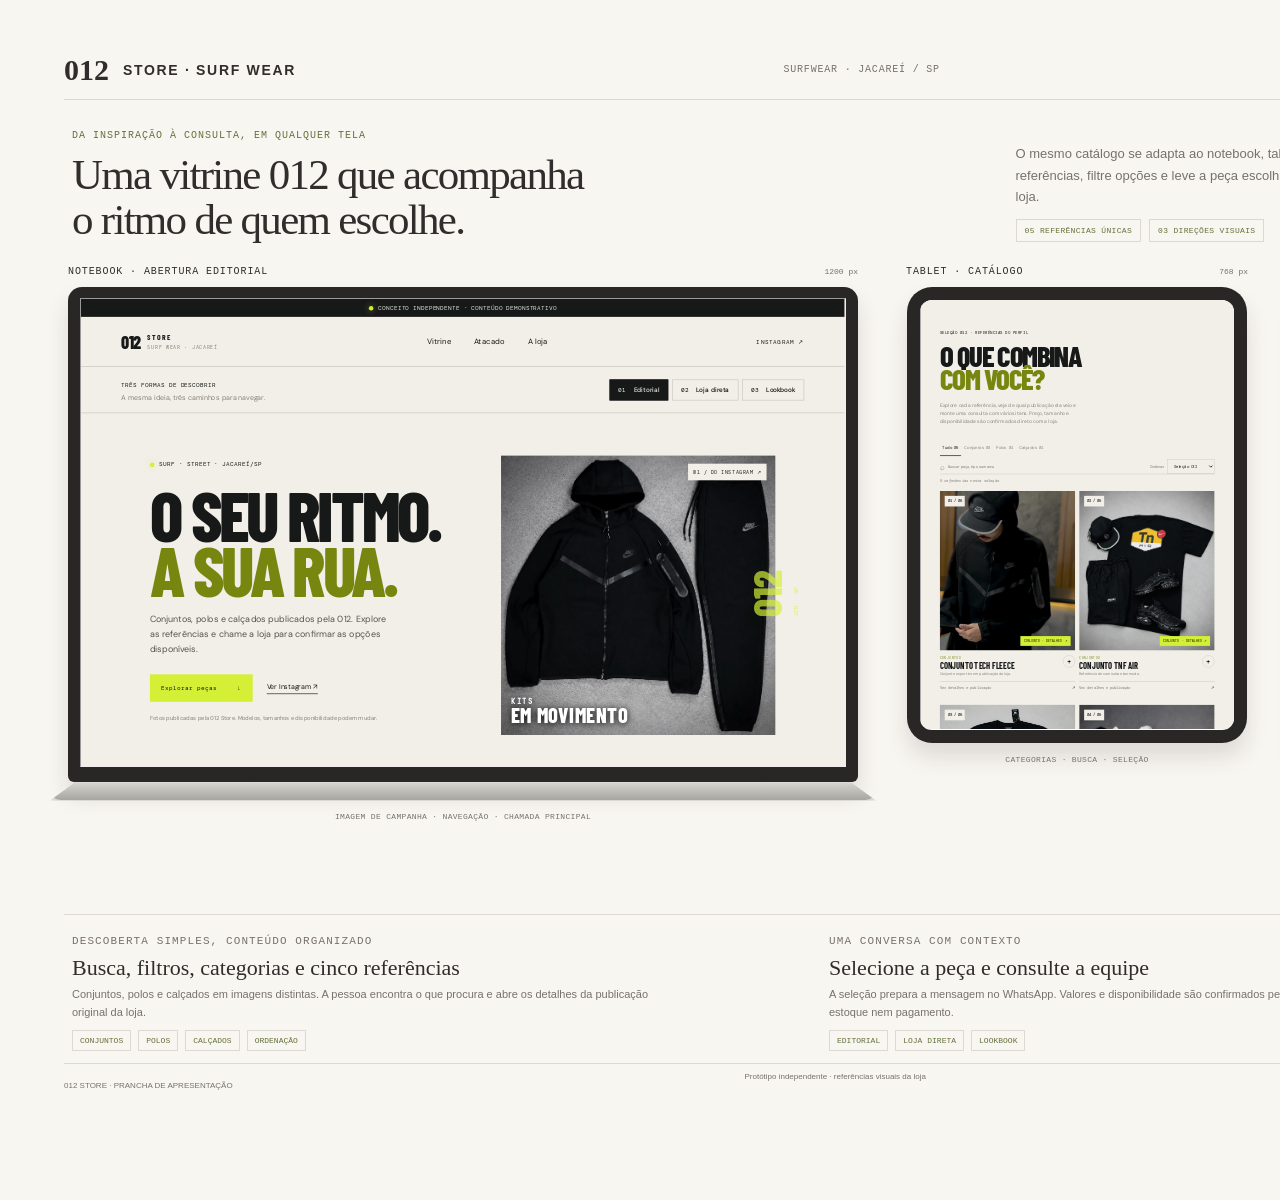
<file: arte/prancha.html>
<!doctype html>
<html lang="pt-BR">
<head>
<meta charset="utf-8">
<meta name="viewport" content="width=device-width,initial-scale=1">
<title>012 Store · prancha responsiva</title>
<style>
:root{--paper:#f8f6f1;--ink:#302d2c;--muted:#77716c;--line:#ddd8d1;--olive:#65703a;--lime:#d3ef36;--serif:Georgia,'Times New Roman',serif;--sans:Arial,sans-serif;--mono:'Courier New',monospace}*{box-sizing:border-box}body{margin:0;background:#e8e5df;color:var(--ink);font-family:var(--sans)}.board{width:1600px;height:1200px;margin:0 auto;padding:40px 64px 26px;background:var(--paper);overflow:hidden}.head{height:60px;display:flex;align-items:center;border-bottom:1px solid var(--line);gap:14px}.mark{font:700 30px var(--serif)}.brand{font-weight:700;font-size:14px;letter-spacing:.12em}.context{margin:auto;color:var(--muted);font:10px var(--mono);letter-spacing:.08em}.concept{font:9px var(--mono);letter-spacing:.11em}.intro{display:grid;grid-template-columns:1fr .58fr;gap:60px;align-items:end;padding:30px 8px 24px}.eyebrow{margin:0;color:var(--olive);font:10px var(--mono);letter-spacing:.1em;text-transform:uppercase}.intro h1{font:400 43px/1.04 var(--serif);letter-spacing:-.04em;margin:12px 0 0}.intro-copy{max-width:440px;color:var(--muted);font-size:13px;line-height:1.65;margin:0 0 2px}.stats{display:flex;gap:8px;margin-top:12px}.stats span{border:1px solid var(--line);padding:6px 8px;color:var(--olive);font:8px var(--mono);letter-spacing:.04em}.devices{height:640px;display:flex;align-items:flex-start;justify-content:space-between;padding:0 4px}.device{display:flex;flex-direction:column;align-items:center}.device-label{width:100%;display:flex;justify-content:space-between;align-items:baseline;margin:0 0 10px}.device-label strong{font:10px var(--mono);letter-spacing:.09em;text-transform:uppercase}.device-label span{font:8px var(--mono);color:var(--muted)}.laptop{width:790px}.laptop .shell{width:790px;padding:11px 12px 15px;background:#282726;border-radius:14px 14px 6px 6px;box-shadow:0 14px 22px #29232120}.laptop .screen{width:766px;height:469px;overflow:hidden;background:#fff}.laptop iframe{width:1200px;height:735px;transform:scale(.63833);transform-origin:top left}.laptop .base{width:826px;height:18px;background:linear-gradient(#d8d6d1,#a7a5a0);clip-path:polygon(3% 0,97% 0,100% 100%,0 100%);border-radius:0 0 11px 11px;box-shadow:0 9px 12px #1113}.tablet{width:342px}.tablet .shell{width:340px;padding:13px;background:#282726;border-radius:25px;box-shadow:0 14px 22px #29232120}.tablet .screen{width:314px;height:430px;overflow:hidden;background:white;border-radius:12px}.tablet iframe{width:768px;height:1052px;transform:scale(.40885);transform-origin:top left}.phone{width:236px}.phone .shell{width:234px;padding:10px;background:#262524;border-radius:30px;box-shadow:0 14px 22px #29232120;position:relative}.phone .screen{width:214px;height:463px;overflow:hidden;background:white;border-radius:21px}.phone iframe{width:390px;height:844px;transform:scale(.54872);transform-origin:top left}.notch{position:absolute;top:9px;left:50%;transform:translateX(-50%);z-index:2;width:74px;height:13px;border-radius:0 0 9px 9px;background:#262524}.caption{margin-top:12px;text-align:center;color:var(--muted);font:8px var(--mono);letter-spacing:.04em}.bottom{display:grid;grid-template-columns:1fr 1fr;gap:58px;border-top:1px solid var(--line);padding:18px 8px 12px;margin-top:8px}.bottom h2{margin:5px 0 5px;font:400 22px var(--serif)}.bottom p{max-width:600px;margin:0;color:var(--muted);font-size:11px;line-height:1.55}.features{display:flex;gap:7px;margin-top:9px}.features span{border:1px solid var(--line);padding:5px 7px;color:var(--olive);font:8px var(--mono)}.footer{height:27px;border-top:1px solid var(--line);display:flex;justify-content:space-between;align-items:end;color:var(--muted);font-size:8px}.footer span:nth-child(2){margin:auto}@media print{body{background:white}.board{margin:0}}
</style>
</head>
<body><main class="board">
<header class="head"><span class="mark">012</span><span class="brand">STORE · SURF WEAR</span><span class="context">SURFWEAR · JACAREÍ / SP</span><span class="concept">PRÉVIA RESPONSIVA</span></header>
<section class="intro"><div><p class="eyebrow">Da inspiração à consulta, em qualquer tela</p><h1>Uma vitrine 012 que acompanha<br>o ritmo de quem escolhe.</h1></div><div><p class="intro-copy">O mesmo catálogo se adapta ao notebook, tablet e celular: descubra referências, filtre opções e leve a peça escolhida para a conversa com a loja.</p><div class="stats"><span>05 REFERÊNCIAS ÚNICAS</span><span>03 DIREÇÕES VISUAIS</span></div></div></section>
<section class="devices" aria-label="Demonstração responsiva em três dispositivos">
<article class="device laptop"><div class="device-label"><strong>Notebook · abertura editorial</strong><span>1200 px</span></div><div class="shell"><div class="screen"><iframe title="Vitrine 012 em notebook" src="../index.html" loading="eager"></iframe></div></div><div class="base"></div><p class="caption">IMAGEM DE CAMPANHA · NAVEGAÇÃO · CHAMADA PRINCIPAL</p></article>
<article class="device tablet"><div class="device-label"><strong>Tablet · catálogo</strong><span>768 px</span></div><div class="shell"><div class="screen"><iframe title="Catálogo 012 em tablet" data-view="catalog" src="../index.html#vitrine" loading="eager"></iframe></div></div><p class="caption">CATEGORIAS · BUSCA · SELEÇÃO</p></article>
<article class="device phone"><div class="device-label"><strong>Celular · detalhes</strong><span>390 px</span></div><div class="shell"><span class="notch"></span><div class="screen"><iframe title="Detalhe de produto 012 em celular" data-view="detail" src="../index.html#vitrine" loading="eager"></iframe></div></div><p class="caption">PUBLICAÇÃO · CONSULTA · WHATSAPP</p></article>
</section>
<section class="bottom"><div><p class="eyebrow">Descoberta simples, conteúdo organizado</p><h2>Busca, filtros, categorias e cinco referências</h2><p>Conjuntos, polos e calçados em imagens distintas. A pessoa encontra o que procura e abre os detalhes da publicação original da loja.</p><div class="features"><span>CONJUNTOS</span><span>POLOS</span><span>CALÇADOS</span><span>ORDENAÇÃO</span></div></div><div><p class="eyebrow">Uma conversa com contexto</p><h2>Selecione a peça e consulte a equipe</h2><p>A seleção prepara a mensagem no WhatsApp. Valores e disponibilidade são confirmados pela 012; a prévia não integra estoque nem pagamento.</p><div class="features"><span>EDITORIAL</span><span>LOJA DIRETA</span><span>LOOKBOOK</span></div></div></section>
<footer class="footer"><span>012 STORE · PRANCHA DE APRESENTAÇÃO</span><span>Protótipo independente · referências visuais da loja</span><span>ServAgency · 09 NOV 2026</span></footer>
</main><script>
for(const frame of document.querySelectorAll('iframe[data-view]'))frame.addEventListener('load',()=>{try{const win=frame.contentWindow,doc=win.document;doc.documentElement.style.setProperty('scroll-behavior','auto','important');const catalog=doc.querySelector('#vitrine');if(catalog)win.scrollTo(0,catalog.getBoundingClientRect().top+win.scrollY);if(frame.dataset.view==='detail'){const button=doc.querySelector('[data-details="polos"]');if(button)button.click()}}catch{}});
</script></body></html>
</file>
